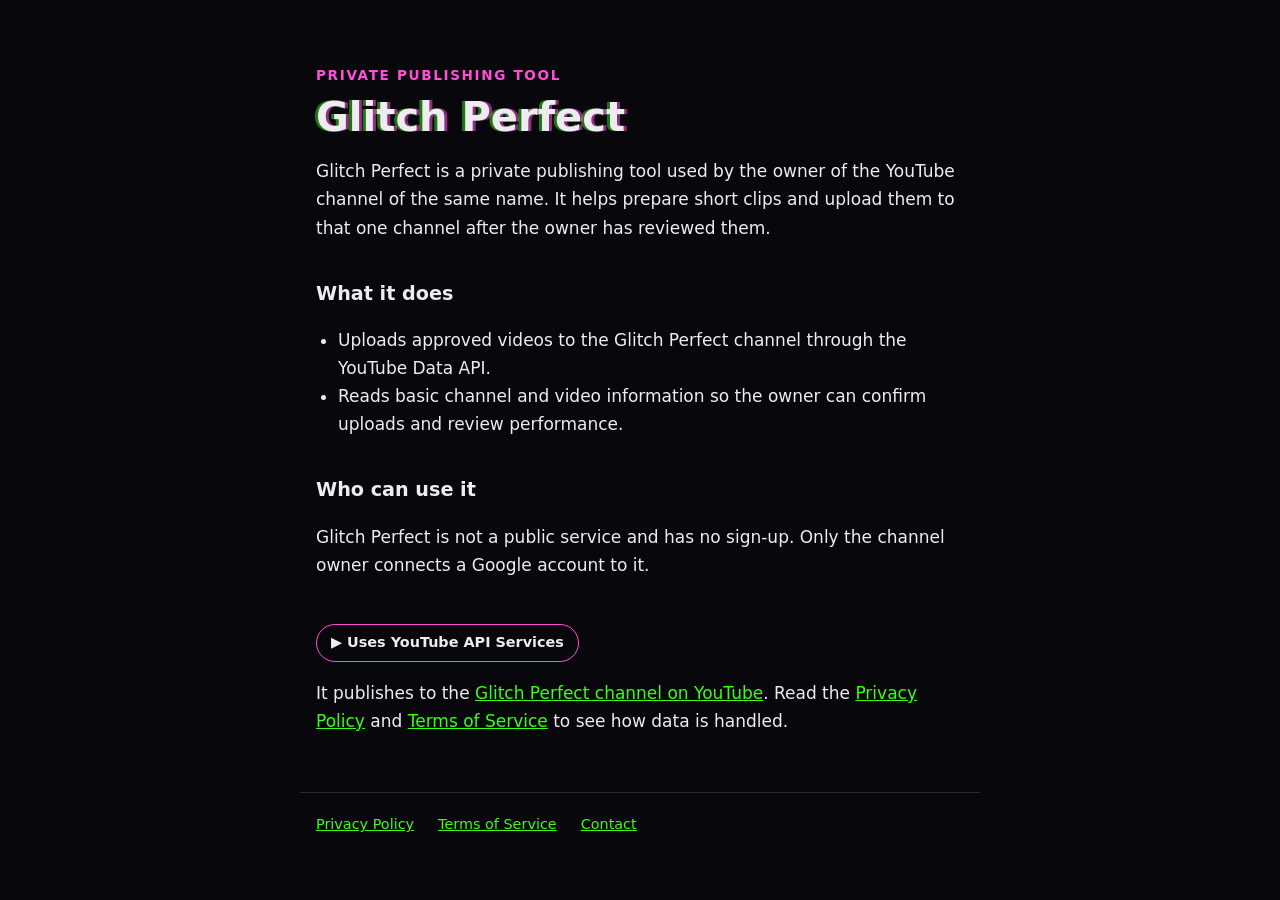
<file: index.html>
<!doctype html>
<html lang="en">
<head>
  <meta charset="utf-8">
  <meta name="viewport" content="width=device-width, initial-scale=1">
  <title>Glitch Perfect</title>
  <meta name="description" content="Glitch Perfect is a private publishing tool for the YouTube channel of the same name.">
  <link rel="stylesheet" href="style.css">
</head>
<body>
  <main>
    <p class="eyebrow">Private publishing tool</p>
    <h1>Glitch Perfect</h1>
    <p>Glitch Perfect is a private publishing tool used by the owner of the YouTube channel of the same name. It helps prepare short clips and upload them to that one channel after the owner has reviewed them.</p>

    <h2>What it does</h2>
    <ul>
      <li>Uploads approved videos to the Glitch Perfect channel through the YouTube Data API.</li>
      <li>Reads basic channel and video information so the owner can confirm uploads and review performance.</li>
    </ul>

    <h2>Who can use it</h2>
    <p>Glitch Perfect is not a public service and has no sign-up. Only the channel owner connects a Google account to it.</p>

    <p class="badge">&#9654; Uses YouTube API Services</p>
    <p>It publishes to the <a href="https://www.youtube.com/@glitchperf">Glitch Perfect channel on YouTube</a>. Read the <a href="privacy.html">Privacy Policy</a> and <a href="terms.html">Terms of Service</a> to see how data is handled.</p>
  </main>
  <footer>
    <a href="privacy.html">Privacy Policy</a>
    <a href="terms.html">Terms of Service</a>
    <a href="https://github.com/GlitchPerfect92/glitchperfect92.github.io/issues">Contact</a>
  </footer>
</body>
</html>
</file>
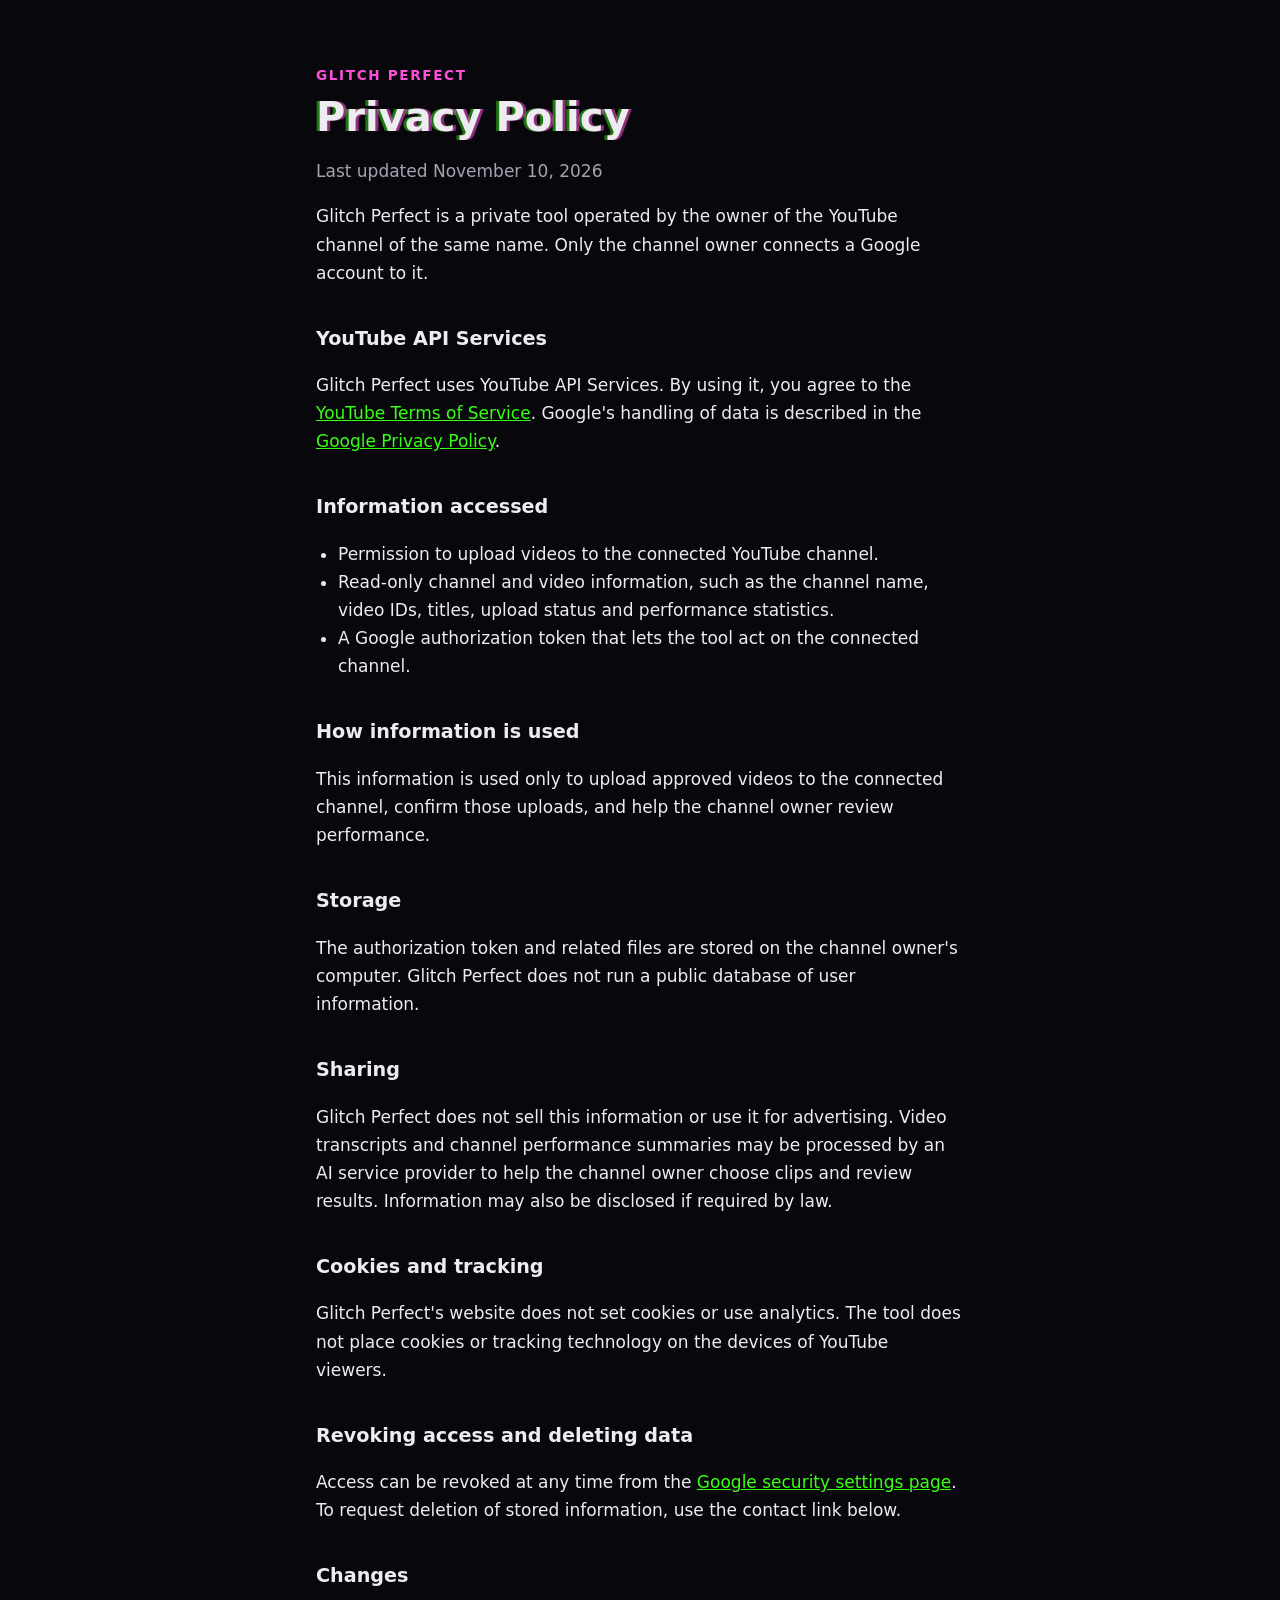
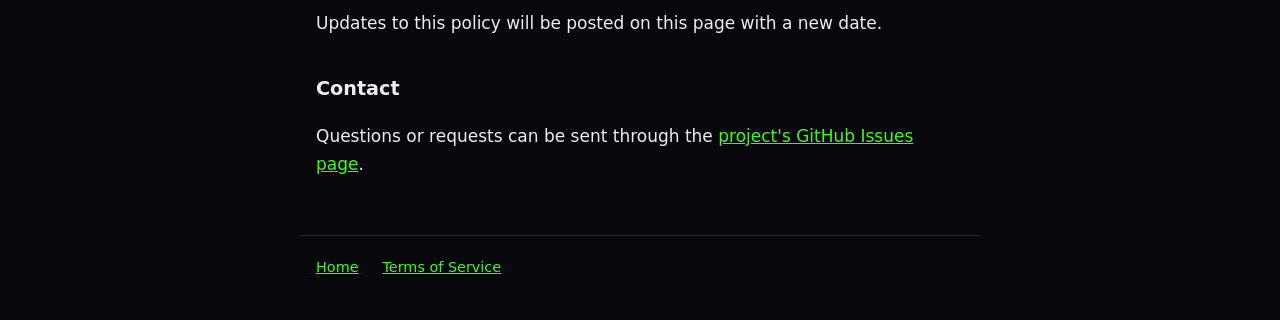
<file: privacy.html>
<!doctype html>
<html lang="en">
<head>
  <meta charset="utf-8">
  <meta name="viewport" content="width=device-width, initial-scale=1">
  <title>Privacy Policy | Glitch Perfect</title>
  <meta name="description" content="How Glitch Perfect handles YouTube and Google account data.">
  <link rel="stylesheet" href="style.css">
</head>
<body>
  <main>
    <p class="eyebrow"><a href="index.html">Glitch Perfect</a></p>
    <h1>Privacy Policy</h1>
    <p class="muted">Last updated November 10, 2026</p>

    <p>Glitch Perfect is a private tool operated by the owner of the YouTube channel of the same name. Only the channel owner connects a Google account to it.</p>

    <h2>YouTube API Services</h2>
    <p>Glitch Perfect uses YouTube API Services. By using it, you agree to the <a href="https://www.youtube.com/t/terms">YouTube Terms of Service</a>. Google's handling of data is described in the <a href="https://policies.google.com/privacy">Google Privacy Policy</a>.</p>

    <h2>Information accessed</h2>
    <ul>
      <li>Permission to upload videos to the connected YouTube channel.</li>
      <li>Read-only channel and video information, such as the channel name, video IDs, titles, upload status and performance statistics.</li>
      <li>A Google authorization token that lets the tool act on the connected channel.</li>
    </ul>

    <h2>How information is used</h2>
    <p>This information is used only to upload approved videos to the connected channel, confirm those uploads, and help the channel owner review performance.</p>

    <h2>Storage</h2>
    <p>The authorization token and related files are stored on the channel owner's computer. Glitch Perfect does not run a public database of user information.</p>

    <h2>Sharing</h2>
    <p>Glitch Perfect does not sell this information or use it for advertising. Video transcripts and channel performance summaries may be processed by an AI service provider to help the channel owner choose clips and review results. Information may also be disclosed if required by law.</p>

    <h2>Cookies and tracking</h2>
    <p>Glitch Perfect's website does not set cookies or use analytics. The tool does not place cookies or tracking technology on the devices of YouTube viewers.</p>

    <h2>Revoking access and deleting data</h2>
    <p>Access can be revoked at any time from the <a href="https://security.google.com/settings/security/permissions">Google security settings page</a>. To request deletion of stored information, use the contact link below.</p>

    <h2>Changes</h2>
    <p>Updates to this policy will be posted on this page with a new date.</p>

    <h2>Contact</h2>
    <p>Questions or requests can be sent through the <a href="https://github.com/GlitchPerfect92/glitchperfect92.github.io/issues">project's GitHub Issues page</a>.</p>
  </main>
  <footer>
    <a href="index.html">Home</a>
    <a href="terms.html">Terms of Service</a>
  </footer>
</body>
</html>
</file>
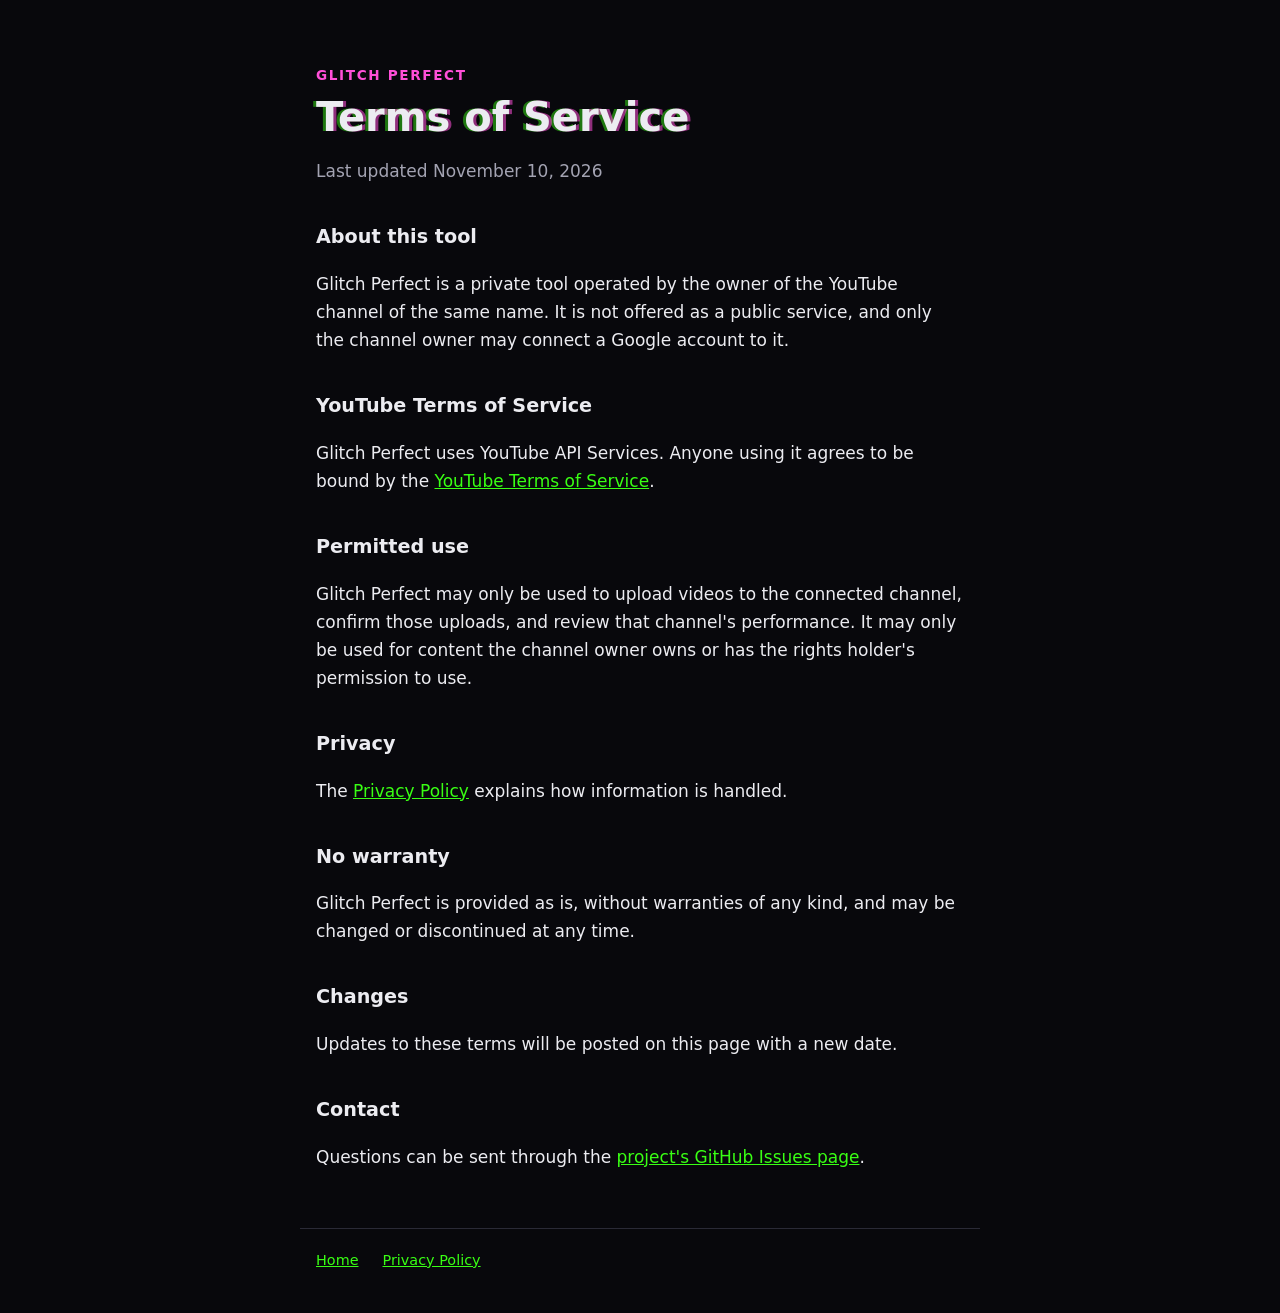
<file: terms.html>
<!doctype html>
<html lang="en">
<head>
  <meta charset="utf-8">
  <meta name="viewport" content="width=device-width, initial-scale=1">
  <title>Terms of Service | Glitch Perfect</title>
  <meta name="description" content="Terms of Service for Glitch Perfect.">
  <link rel="stylesheet" href="style.css">
</head>
<body>
  <main>
    <p class="eyebrow"><a href="index.html">Glitch Perfect</a></p>
    <h1>Terms of Service</h1>
    <p class="muted">Last updated November 10, 2026</p>

    <h2>About this tool</h2>
    <p>Glitch Perfect is a private tool operated by the owner of the YouTube channel of the same name. It is not offered as a public service, and only the channel owner may connect a Google account to it.</p>

    <h2>YouTube Terms of Service</h2>
    <p>Glitch Perfect uses YouTube API Services. Anyone using it agrees to be bound by the <a href="https://www.youtube.com/t/terms">YouTube Terms of Service</a>.</p>

    <h2>Permitted use</h2>
    <p>Glitch Perfect may only be used to upload videos to the connected channel, confirm those uploads, and review that channel's performance. It may only be used for content the channel owner owns or has the rights holder's permission to use.</p>

    <h2>Privacy</h2>
    <p>The <a href="privacy.html">Privacy Policy</a> explains how information is handled.</p>

    <h2>No warranty</h2>
    <p>Glitch Perfect is provided as is, without warranties of any kind, and may be changed or discontinued at any time.</p>

    <h2>Changes</h2>
    <p>Updates to these terms will be posted on this page with a new date.</p>

    <h2>Contact</h2>
    <p>Questions can be sent through the <a href="https://github.com/GlitchPerfect92/glitchperfect92.github.io/issues">project's GitHub Issues page</a>.</p>
  </main>
  <footer>
    <a href="index.html">Home</a>
    <a href="privacy.html">Privacy Policy</a>
  </footer>
</body>
</html>
</file>
<file: style.css>
:root {
  --bg: #08080c;
  --text: #ececf1;
  --muted: #a3a3b2;
  --green: #39ff14;
  --magenta: #ff4fd8;
  --line: #2a2a36;
}

* { box-sizing: border-box; }

body {
  margin: 0;
  background: var(--bg);
  color: var(--text);
  font: 17px/1.65 system-ui, -apple-system, "Segoe UI", Roboto, sans-serif;
}

main, footer {
  max-width: 680px;
  margin: 0 auto;
  padding: 0 16px;
}

main { padding-top: 64px; padding-bottom: 40px; }

h1 {
  margin: 0 0 16px;
  font-size: 2.5rem;
  line-height: 1.15;
  text-shadow: 3px 0 0 rgba(255, 79, 216, .55), -3px 0 0 rgba(57, 255, 20, .45);
}

h2 { margin: 36px 0 8px; font-size: 1.2rem; }

ul { padding-left: 22px; }

a { color: var(--green); }

.eyebrow {
  margin: 0 0 8px;
  color: var(--magenta);
  font-size: .85rem;
  font-weight: 700;
  letter-spacing: .12em;
  text-transform: uppercase;
}

.eyebrow a { color: inherit; text-decoration: none; }

.muted { color: var(--muted); }

.badge {
  display: inline-block;
  margin: 28px 0 0;
  padding: 6px 14px;
  border: 1px solid var(--magenta);
  border-radius: 999px;
  font-size: .9rem;
  font-weight: 700;
}

footer {
  display: flex;
  flex-wrap: wrap;
  gap: 8px 24px;
  padding-top: 20px;
  padding-bottom: 40px;
  border-top: 1px solid var(--line);
  color: var(--muted);
  font-size: .9rem;
}
</file>
